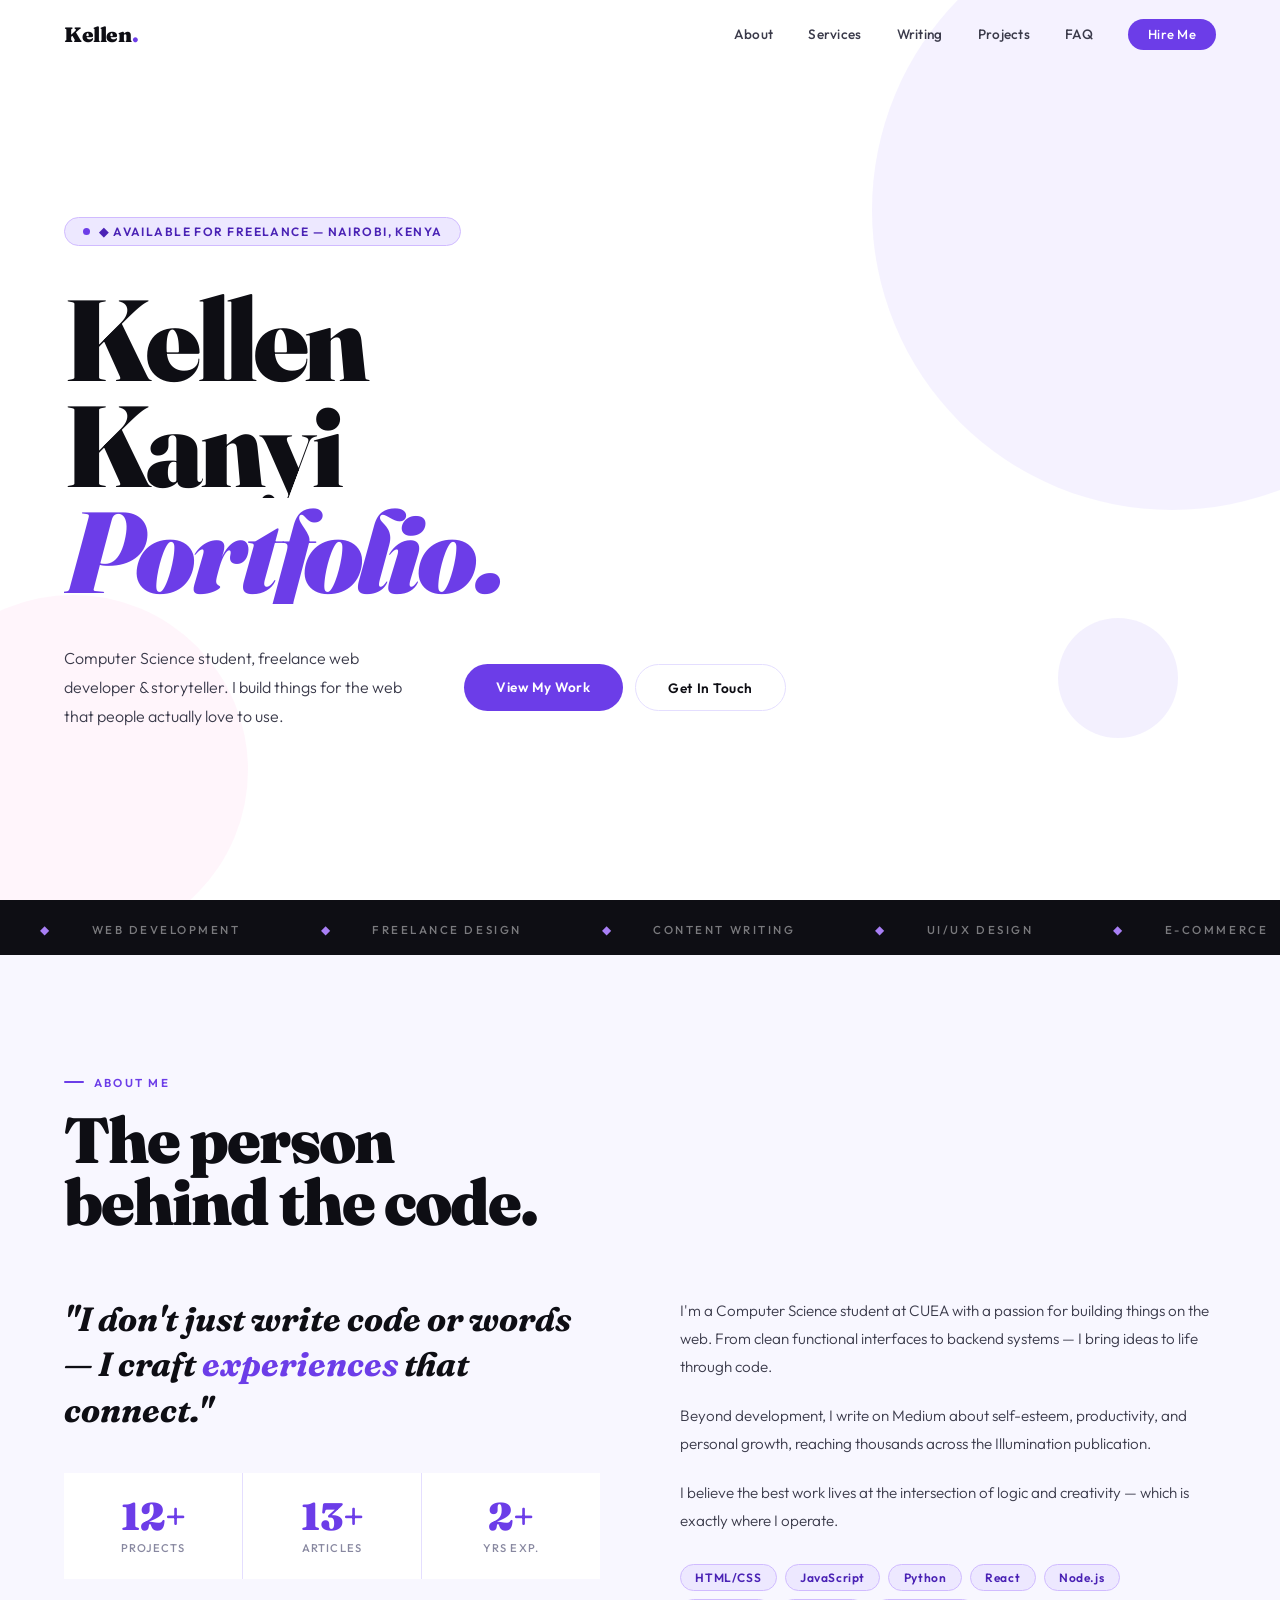
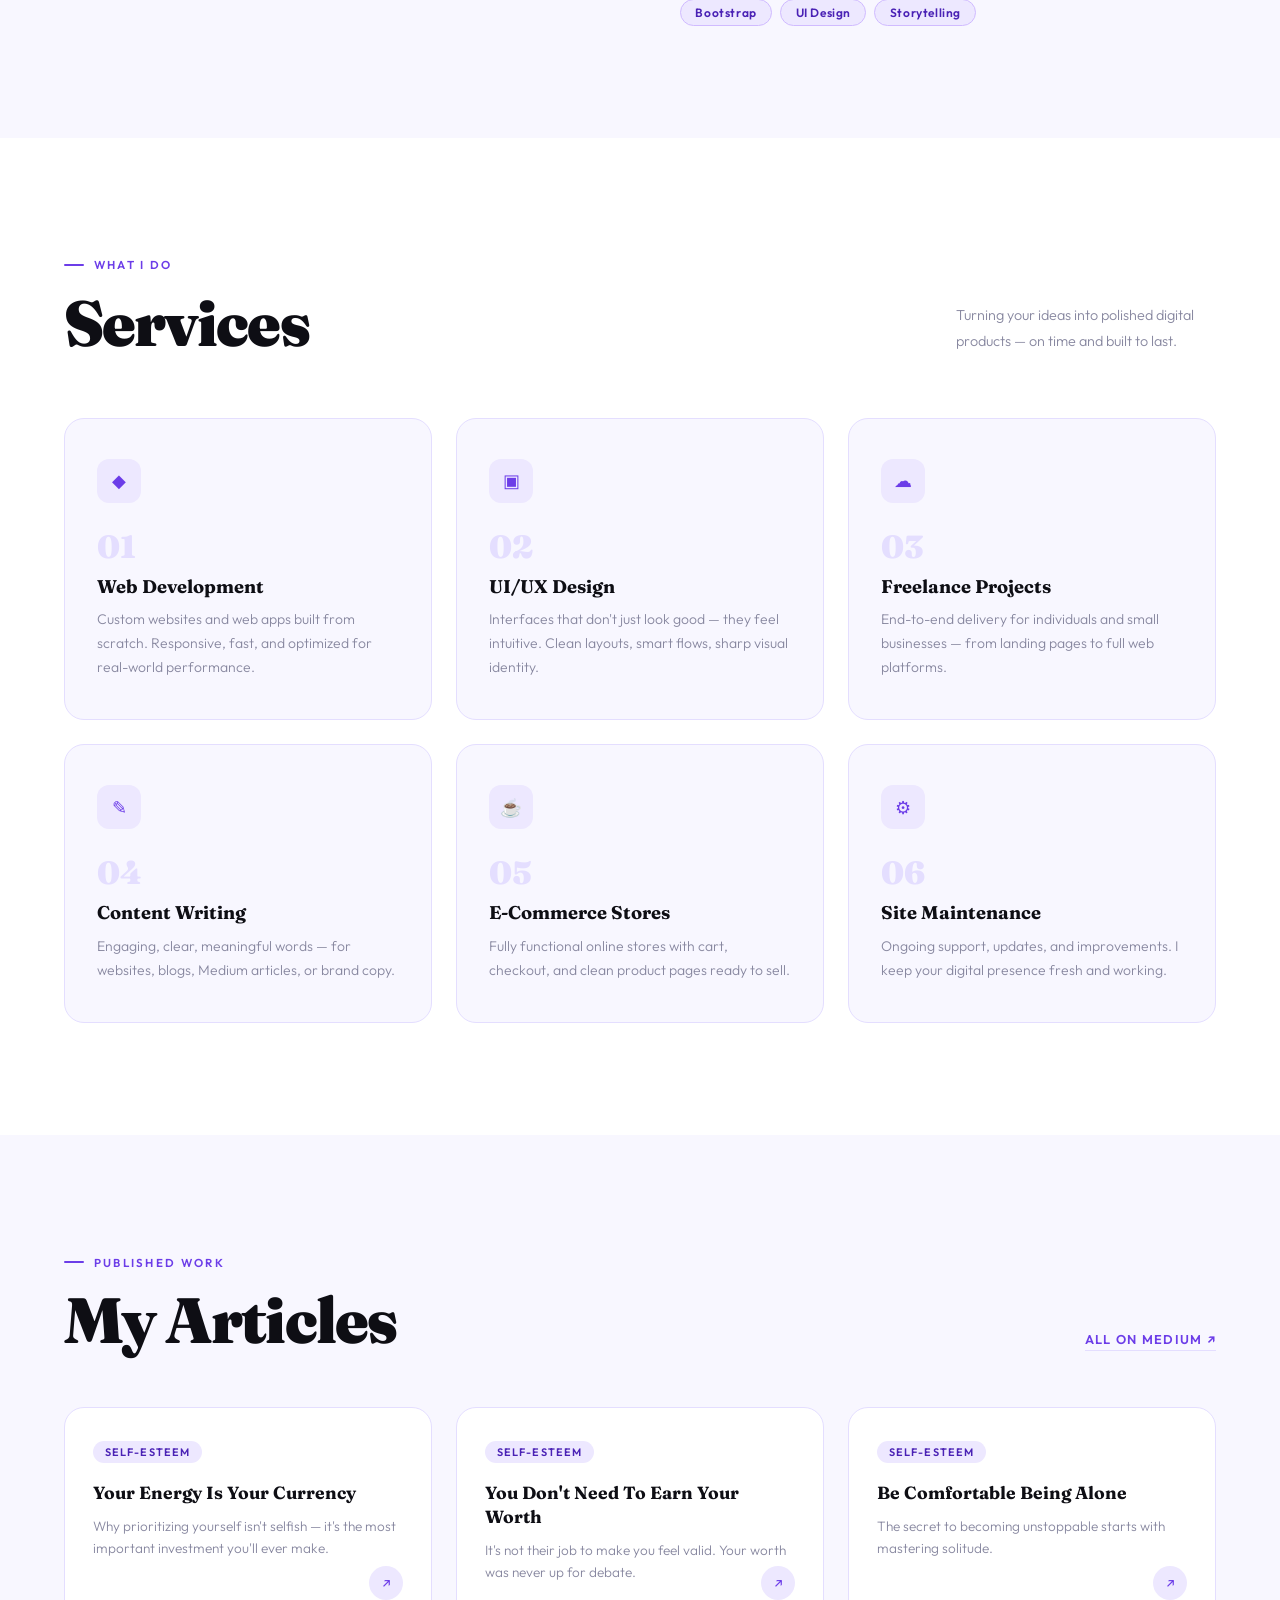
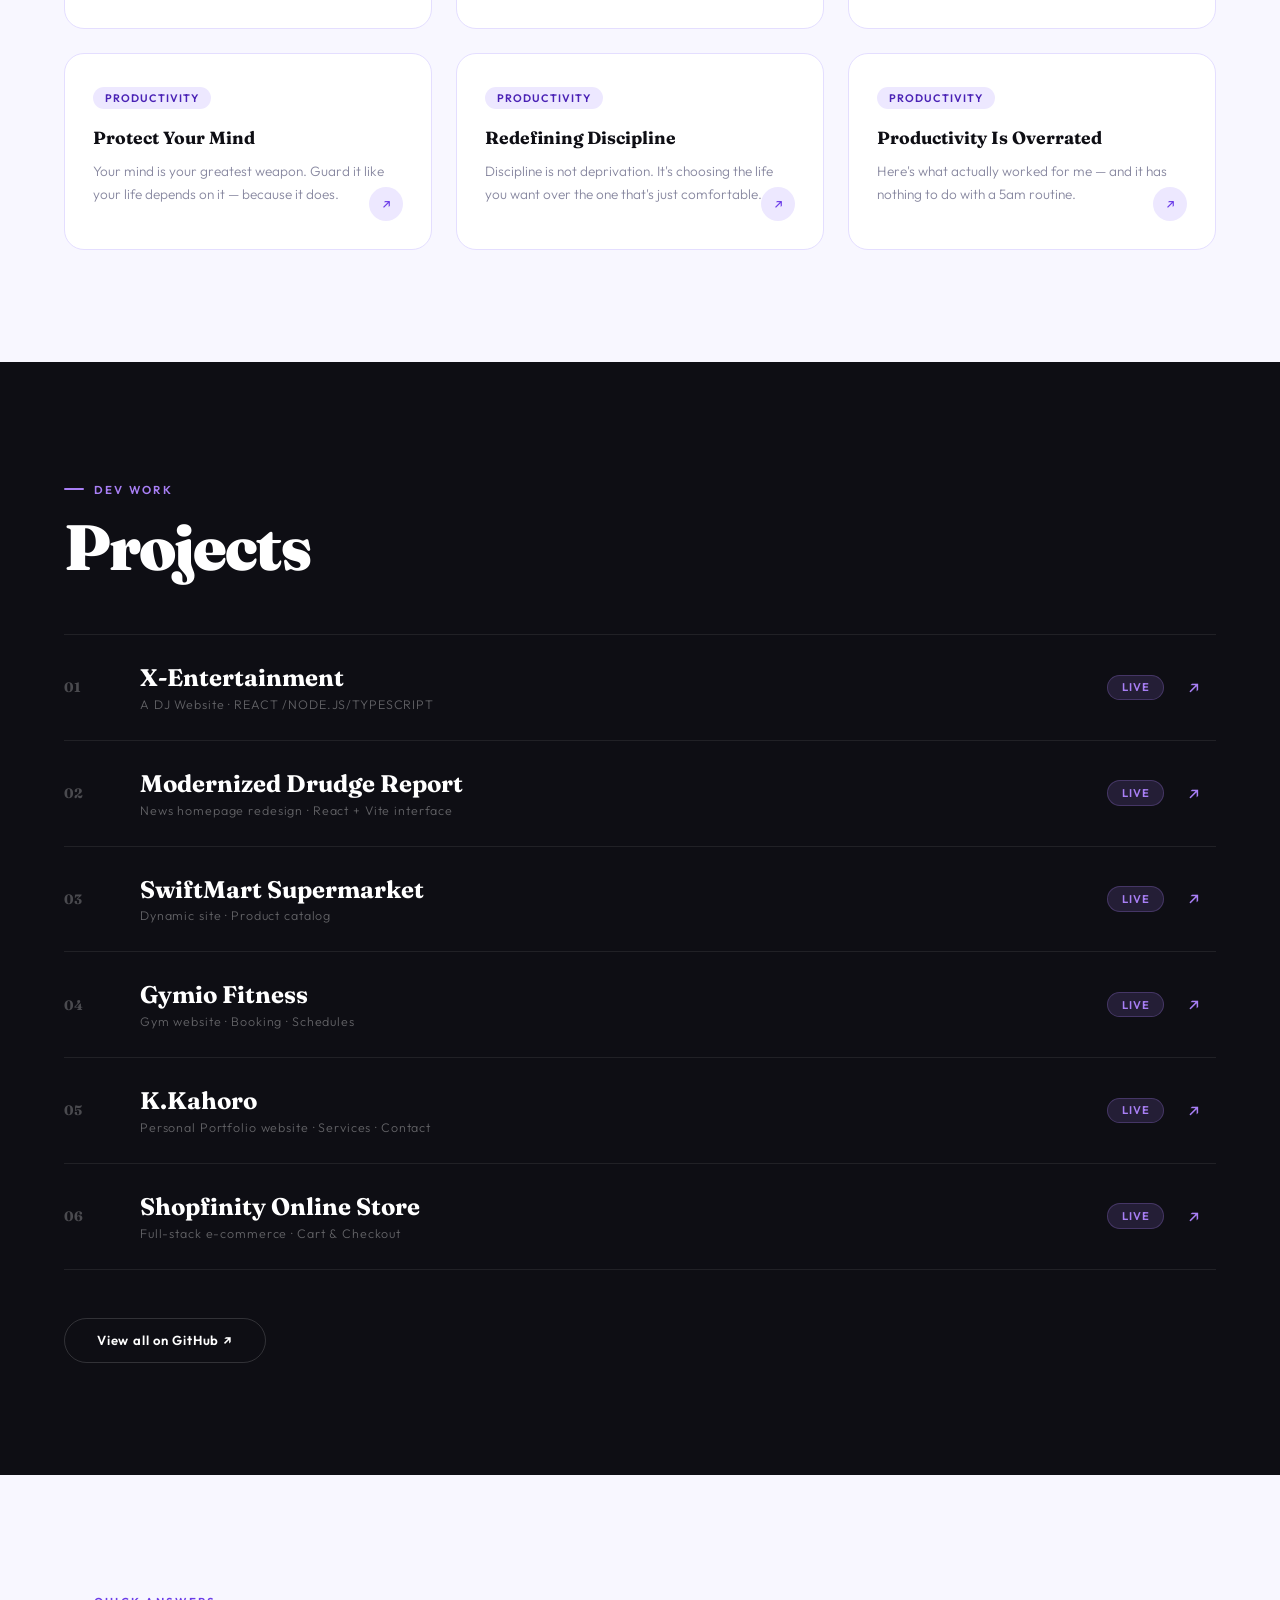
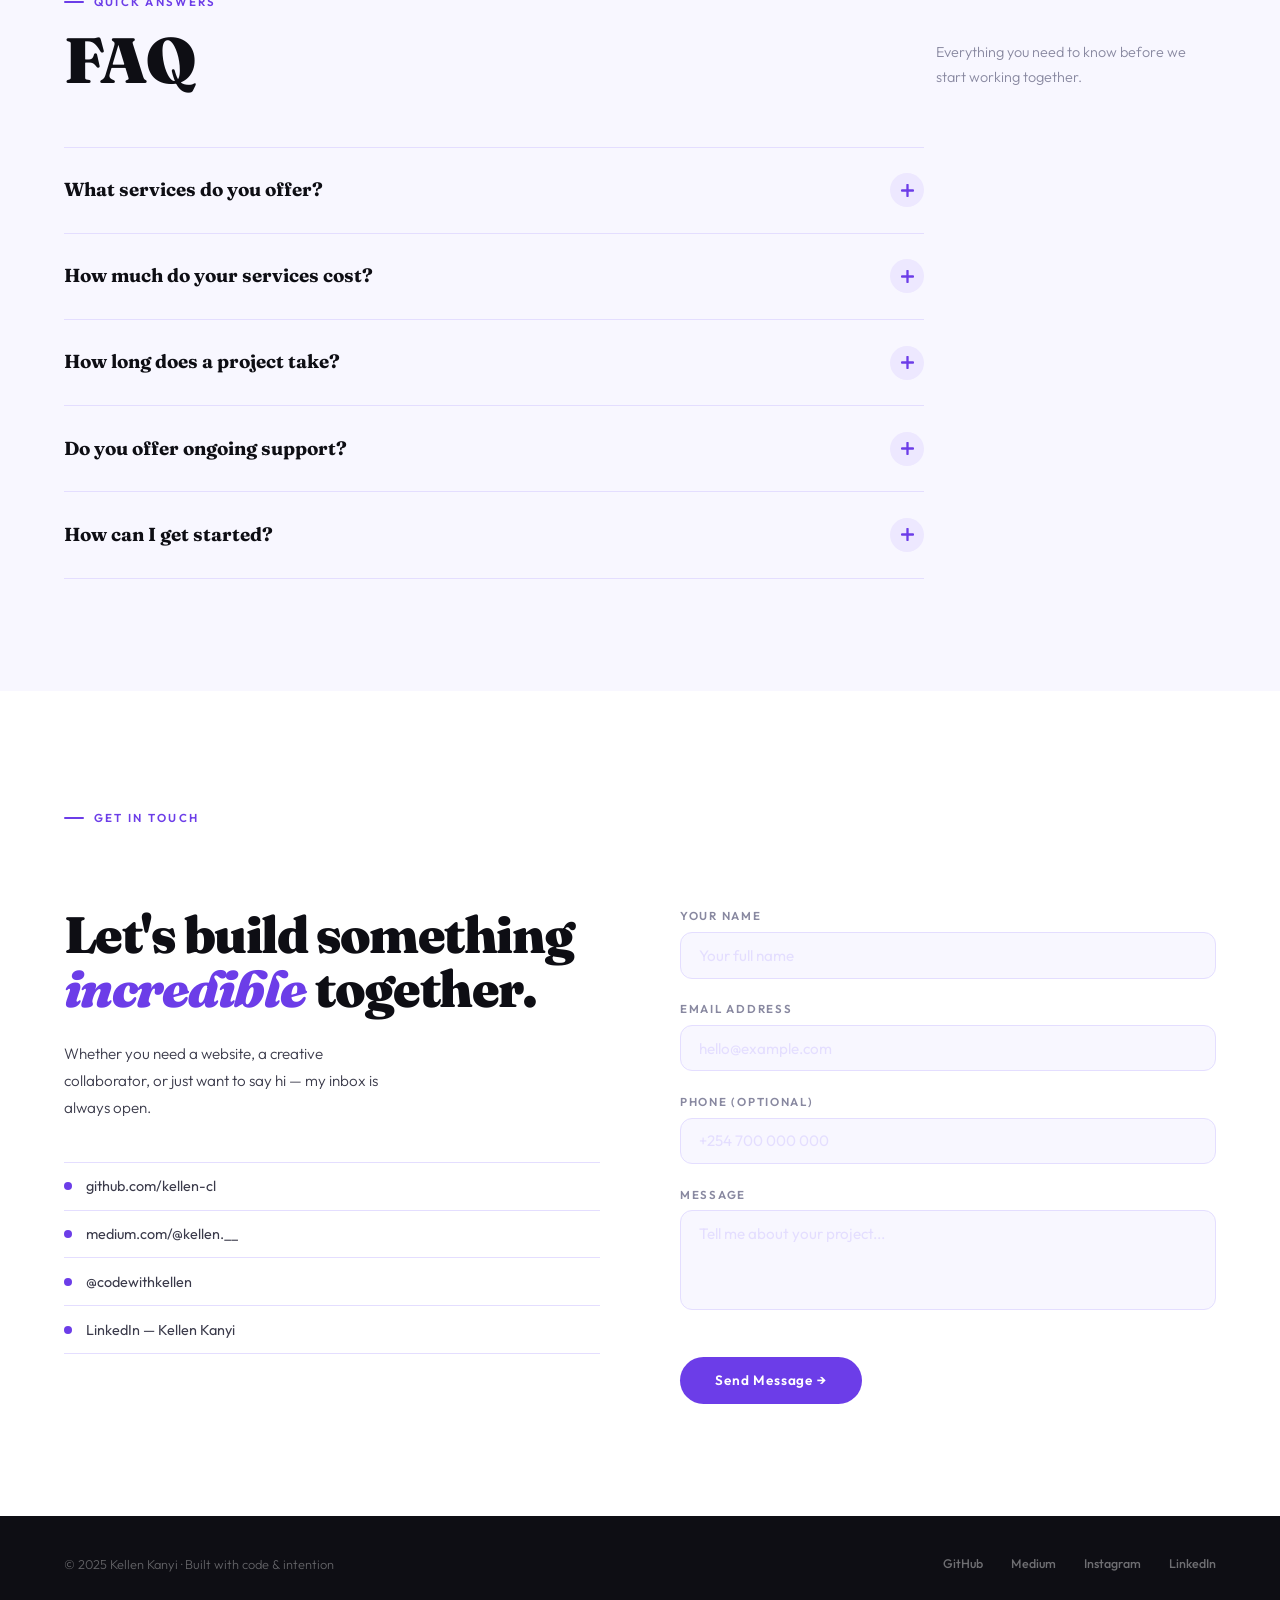
<file: index.html>
<!DOCTYPE html>
<html lang="en">
<head>
<meta charset="UTF-8">
<meta name="viewport" content="width=device-width, initial-scale=1.0">
<title>Kellen Kanyi</title>
<link href="https://fonts.googleapis.com/css2?family=Fraunces:ital,wght@0,700;0,900;1,700&family=Outfit:wght@300;400;500;600&display=swap" rel="stylesheet">
<style>
*{margin:0;padding:0;box-sizing:border-box}
:root{
  --white:#ffffff;--off:#f8f7ff;--off2:#f0eeff;
  --ink:#0e0e14;--ink2:#3a3a4a;--ink3:#8888a0;
  --p:#6c3de8;--p-dark:#4a22b5;--p-light:#ede8ff;--p-mid:#a87ff5;
  --border:#e4deff;
}
html{scroll-behavior:smooth}
body{background:var(--white);color:var(--ink);font-family:'Outfit',sans-serif;overflow-x:hidden}
::-webkit-scrollbar{width:3px}
::-webkit-scrollbar-track{background:var(--off)}
::-webkit-scrollbar-thumb{background:var(--p)}

/* NAV */
nav{position:fixed;top:0;left:0;right:0;z-index:200;padding:1.2rem 5vw;display:flex;justify-content:space-between;align-items:center;transition:all .35s}
nav.scrolled{background:rgba(255,255,255,.94);backdrop-filter:blur(18px);border-bottom:1px solid var(--border);padding:.9rem 5vw}
.nav-logo{font-family:'Fraunces',serif;font-weight:900;font-size:1.3rem;color:var(--ink);text-decoration:none;letter-spacing:-.02em}
.nav-logo span{color:var(--p)}
.nav-links{display:flex;gap:2.2rem;align-items:center}
.nav-links a{color:var(--ink2);text-decoration:none;font-size:.85rem;font-weight:500;letter-spacing:.02em;transition:color .2s}
.nav-links a:hover{color:var(--p)}
.nav-cta{background:var(--p)!important;color:#fff!important;padding:.45rem 1.25rem!important;font-size:.82rem!important}
.nav-cta:hover{background:var(--p-dark)!important}
.hamburger{display:none;flex-direction:column;gap:5px;cursor:pointer;padding:4px}
.hamburger span{display:block;width:22px;height:2px;background:var(--ink);border-radius:2px;transition:all .3s}
.mob-menu{display:none;position:fixed;top:64px;left:0;right:0;bottom:0;background:#fff;z-index:190;padding:3rem 5vw;flex-direction:column;gap:0}
.mob-menu.open{display:flex}
.mob-menu a{font-family:'Fraunces',serif;font-size:2.4rem;font-weight:700;color:var(--ink);text-decoration:none;padding:1rem 0;border-bottom:1px solid var(--border);opacity:0;transform:translateY(20px);animation:mobIn .4s forwards}
.mob-menu a:nth-child(1){animation-delay:.05s}
.mob-menu a:nth-child(2){animation-delay:.1s}
.mob-menu a:nth-child(3){animation-delay:.15s}
.mob-menu a:nth-child(4){animation-delay:.2s}
.mob-menu a:nth-child(5){animation-delay:.25s}
.mob-menu a:nth-child(6){animation-delay:.3s}
.mob-menu a:hover{color:var(--p)}
@keyframes mobIn{to{opacity:1;transform:translateY(0)}}

/* HERO */
#hero{min-height:100vh;display:flex;align-items:center;padding:8rem 5vw 5rem;background:var(--white);position:relative;overflow:hidden}
.hero-blob{position:absolute;border-radius:50%;pointer-events:none}
.blob1{width:min(600px,90vw);height:min(600px,90vw);background:var(--p-light);top:-10%;right:-15%;opacity:.55;border-radius:50%}
.blob2{width:min(350px,60vw);height:min(350px,60vw);background:#ffe8f5;bottom:-5%;left:-8%;opacity:.45;border-radius:50%}
.blob3{width:120px;height:120px;background:var(--p);bottom:18%;right:8%;opacity:.08;border-radius:50%}
.hero-inner{position:relative;z-index:2;max-width:800px}
.hero-tag{display:inline-flex;align-items:center;gap:.6rem;background:var(--p-light);color:var(--p-dark);border:1px solid #d0bbff;padding:.38rem 1.1rem;font-size:.75rem;font-weight:600;letter-spacing:.12em;text-transform:uppercase;border-radius:100px;margin-bottom:2.5rem;opacity:0;animation:fadeUp .7s .15s forwards}
.hero-tag::before{content:'';width:7px;height:7px;border-radius:50%;background:var(--p);animation:blink 1.8s infinite}
@keyframes blink{0%,100%{opacity:1}50%{opacity:.3}}
h1.hero-h{font-family:'Fraunces',serif;font-weight:900;font-size:clamp(3.2rem,9vw,8rem);line-height:.92;letter-spacing:-.04em;color:var(--ink)}
.hero-h .ln{overflow:hidden;display:block}
.hero-h .ln span{display:block;opacity:0;transform:translateY(108%);animation:slideUp .9s cubic-bezier(.16,1,.3,1) forwards}
.hero-h .ln:nth-child(1) span{animation-delay:.25s}
.hero-h .ln:nth-child(2) span{animation-delay:.4s}
.hero-h .ln:nth-child(3) span{animation-delay:.55s;font-style:italic;color:var(--p)}
.hero-row{display:flex;flex-wrap:wrap;gap:2.5rem;align-items:center;margin-top:2.5rem;opacity:0;animation:fadeUp .8s .85s forwards}
.hero-desc{max-width:360px;font-size:1rem;line-height:1.8;color:var(--ink2);font-weight:300}
.hero-btns{display:flex;flex-wrap:wrap;gap:.8rem}
.btn-primary{background:var(--p);color:#fff;padding:.85rem 2rem;font-family:'Outfit',sans-serif;font-size:.85rem;font-weight:600;letter-spacing:.04em;text-decoration:none;border-radius:100px;transition:background .25s,transform .2s;display:inline-block}
.btn-primary:hover{background:var(--p-dark);transform:translateY(-2px)}
.btn-outline{background:transparent;color:var(--ink);border:1.5px solid var(--border);padding:.85rem 2rem;font-family:'Outfit',sans-serif;font-size:.85rem;font-weight:600;letter-spacing:.04em;text-decoration:none;border-radius:100px;transition:all .25s;display:inline-block}
.btn-outline:hover{border-color:var(--p);color:var(--p)}
@keyframes slideUp{to{opacity:1;transform:translateY(0)}}
@keyframes fadeUp{from{opacity:0;transform:translateY(18px)}to{opacity:1;transform:translateY(0)}}

/* MARQUEE */
.marquee-wrap{padding:1.1rem 0;background:var(--ink);overflow:hidden;white-space:nowrap}
.marquee-track{display:inline-flex;animation:ticker 20s linear infinite}
.m-item{font-size:.72rem;letter-spacing:.22em;text-transform:uppercase;font-weight:500;color:rgba(255,255,255,.45);padding:0 2.5rem}
.m-item .dot{color:var(--p-mid);margin-right:2.5rem}
@keyframes ticker{from{transform:translateX(0)}to{transform:translateX(-50%)}}

/* COMMON */
section{padding:7rem 5vw;position:relative}
.eyebrow{display:inline-flex;align-items:center;gap:.6rem;font-size:.72rem;font-weight:600;letter-spacing:.2em;text-transform:uppercase;color:var(--p);margin-bottom:1.2rem}
.eyebrow::before{content:'';width:20px;height:2px;background:var(--p);border-radius:2px}
.sec-title{font-family:'Fraunces',serif;font-weight:900;font-size:clamp(2.2rem,5vw,4rem);line-height:.97;letter-spacing:-.03em;color:var(--ink)}

/* ABOUT */
#about{background:var(--off)}
.about-wrap{display:grid;grid-template-columns:1fr 1fr;gap:5rem;align-items:start;margin-top:4rem}
.about-quote{font-family:'Fraunces',serif;font-size:clamp(1.4rem,2.8vw,2.1rem);font-style:italic;font-weight:700;line-height:1.35;color:var(--ink);margin-bottom:2.5rem}
.about-quote em{color:var(--p);font-style:italic}
.stats-row{display:grid;grid-template-columns:repeat(3,1fr);gap:1px;background:var(--border)}
.stat-b{background:var(--white);padding:1.5rem 1rem;text-align:center}
.stat-n{font-family:'Fraunces',serif;font-size:2.4rem;font-weight:900;color:var(--p);line-height:1}
.stat-l{font-size:.7rem;letter-spacing:.1em;text-transform:uppercase;color:var(--ink3);margin-top:.35rem;font-weight:500}
.about-body p{color:var(--ink2);line-height:1.85;font-size:.95rem;font-weight:300;margin-bottom:1.3rem}
.skill-chips{display:flex;flex-wrap:wrap;gap:.5rem;margin-top:1.75rem}
.sk{background:var(--p-light);color:var(--p-dark);border:1px solid #d0bbff;padding:.32rem .9rem;font-size:.75rem;font-weight:600;letter-spacing:.05em;border-radius:100px}

/* SERVICES */
#services{background:var(--white)}
.svc-top{display:flex;flex-wrap:wrap;justify-content:space-between;align-items:flex-end;gap:2rem;margin-bottom:4rem}
.svc-note{max-width:260px;color:var(--ink3);font-size:.9rem;line-height:1.75;font-weight:300}
.svc-grid{display:grid;grid-template-columns:repeat(3,1fr);gap:1.5rem}
.svc-card{background:var(--off);border:1px solid var(--border);padding:2.5rem 2rem;border-radius:20px;position:relative;overflow:hidden;transition:all .35s cubic-bezier(.16,1,.3,1)}
.svc-card:hover{background:var(--p);border-color:var(--p);transform:translateY(-6px)}
.svc-card:hover .svc-n{color:rgba(255,255,255,.2)}
.svc-card:hover .svc-name{color:#fff}
.svc-card:hover .svc-desc{color:rgba(255,255,255,.75)}
.svc-card:hover .svc-icon-wrap{background:rgba(255,255,255,.15);color:#fff}
.svc-icon-wrap{width:44px;height:44px;background:var(--p-light);border-radius:12px;display:flex;align-items:center;justify-content:center;font-size:1.1rem;margin-bottom:1.75rem;transition:all .35s;color:var(--p)}
.svc-n{font-family:'Fraunces',serif;font-size:2rem;font-weight:900;color:var(--border);line-height:1;margin-bottom:.75rem;transition:color .35s}
.svc-name{font-family:'Fraunces',serif;font-size:1.15rem;font-weight:700;color:var(--ink);margin-bottom:.65rem;transition:color .35s}
.svc-desc{color:var(--ink3);font-size:.875rem;line-height:1.7;font-weight:300;transition:color .35s}

/* WRITING */
#writing{background:var(--off)}
.writing-top{display:flex;flex-wrap:wrap;justify-content:space-between;align-items:flex-end;gap:1.5rem;margin-bottom:3.5rem}
.med-link{font-size:.8rem;font-weight:600;letter-spacing:.1em;text-transform:uppercase;color:var(--p);text-decoration:none;display:inline-flex;align-items:center;gap:.4rem;border-bottom:1.5px solid var(--border);padding-bottom:.2rem;transition:border-color .2s}
.med-link:hover{border-color:var(--p)}
.art-grid{display:grid;grid-template-columns:repeat(3,1fr);gap:1.5rem}
.art-card{background:var(--white);border:1px solid var(--border);border-radius:20px;padding:2rem 1.75rem 2.75rem;position:relative;text-decoration:none;color:inherit;display:block;transition:all .35s cubic-bezier(.16,1,.3,1)}
.art-card:hover{border-color:var(--p);transform:translateY(-5px);box-shadow:0 16px 40px rgba(108,61,232,.1)}
.art-cat{display:inline-block;background:var(--p-light);color:var(--p-dark);padding:.25rem .75rem;border-radius:100px;font-size:.68rem;font-weight:600;letter-spacing:.1em;text-transform:uppercase;margin-bottom:1.1rem}
.art-title{font-family:'Fraunces',serif;font-size:1.1rem;font-weight:700;line-height:1.35;color:var(--ink);margin-bottom:.65rem}
.art-snip{color:var(--ink3);font-size:.85rem;line-height:1.65;font-weight:300}
.art-arr{position:absolute;bottom:1.75rem;right:1.75rem;width:34px;height:34px;background:var(--p-light);border-radius:50%;display:flex;align-items:center;justify-content:center;color:var(--p);font-size:.85rem;transition:all .3s}
.art-card:hover .art-arr{background:var(--p);color:#fff}

/* PROJECTS */
#projects{background:var(--ink)}
#projects .eyebrow{color:var(--p-mid)}
#projects .eyebrow::before{background:var(--p-mid)}
#projects .sec-title{color:#fff}
.proj-list{margin-top:3.5rem}
.proj-row{display:grid;grid-template-columns:52px 1fr auto 28px;gap:1.5rem;align-items:center;padding:1.75rem 0;border-bottom:1px solid rgba(255,255,255,.08);text-decoration:none;color:inherit;transition:all .25s}
.proj-row:first-child{border-top:1px solid rgba(255,255,255,.08)}
.proj-row:hover{padding-left:.75rem}
.proj-idx{font-family:'Fraunces',serif;font-size:.85rem;color:rgba(255,255,255,.25);font-weight:700}
.proj-name{font-family:'Fraunces',serif;font-size:clamp(1.1rem,2.5vw,1.5rem);font-weight:700;color:#fff;transition:color .25s}
.proj-row:hover .proj-name{color:var(--p-mid)}
.proj-sub{font-size:.78rem;letter-spacing:.07em;color:rgba(255,255,255,.35);margin-top:.3rem;font-weight:300}
.proj-tag{background:rgba(168,127,245,.15);color:var(--p-mid);border:1px solid rgba(168,127,245,.25);padding:.3rem .85rem;font-size:.7rem;font-weight:600;letter-spacing:.08em;text-transform:uppercase;border-radius:100px;white-space:nowrap}
.proj-arr{color:var(--p-mid);font-size:1.1rem;transition:transform .3s}
.proj-row:hover .proj-arr{transform:translate(3px,-3px)}
.proj-gh-btn{display:inline-flex;align-items:center;gap:.65rem;margin-top:3rem;background:transparent;border:1.5px solid rgba(255,255,255,.15);color:#fff;padding:.85rem 2rem;font-family:'Outfit',sans-serif;font-size:.82rem;font-weight:600;letter-spacing:.06em;text-decoration:none;border-radius:100px;transition:all .3s}
.proj-gh-btn:hover{background:var(--p);border-color:var(--p)}

/* FAQ */
#faq{background:var(--off)}
.faq-top{display:flex;flex-wrap:wrap;justify-content:space-between;align-items:flex-end;gap:2rem;margin-bottom:3.5rem}
.faq-note{max-width:280px;color:var(--ink3);font-size:.9rem;line-height:1.75;font-weight:300}
.faq-list{max-width:860px}
.faq-item{border-top:1px solid var(--border)}
.faq-item:last-child{border-bottom:1px solid var(--border)}
.faq-btn{width:100%;background:none;border:none;display:flex;justify-content:space-between;align-items:center;gap:1.5rem;padding:1.6rem 0;cursor:pointer;text-align:left;font-family:'Fraunces',serif;font-size:clamp(1rem,2vw,1.18rem);font-weight:700;color:var(--ink);transition:color .25s;line-height:1.3}
.faq-btn:hover{color:var(--p)}
.faq-icon{flex-shrink:0;width:34px;height:34px;border-radius:50%;background:var(--p-light);display:flex;align-items:center;justify-content:center;transition:background .35s,transform .45s cubic-bezier(.16,1,.3,1)}
.faq-icon svg{width:13px;height:13px;stroke:var(--p);stroke-width:2.5;fill:none;stroke-linecap:round;stroke-linejoin:round;transition:stroke .35s}
.faq-item.open .faq-btn{color:var(--p)}
.faq-item.open .faq-icon{background:var(--p);transform:rotate(45deg)}
.faq-item.open .faq-icon svg{stroke:#fff}
.faq-body{display:grid;grid-template-rows:0fr;transition:grid-template-rows .44s cubic-bezier(.16,1,.3,1)}
.faq-item.open .faq-body{grid-template-rows:1fr}
.faq-inner{overflow:hidden}
.faq-inner p{color:var(--ink2);font-size:.95rem;line-height:1.85;font-weight:300;max-width:680px;padding-bottom:0;transition:padding-bottom .44s cubic-bezier(.16,1,.3,1)}
.faq-item.open .faq-inner p{padding-bottom:1.75rem}

/* CONTACT */
#contact{background:var(--white)}
.contact-wrap{display:grid;grid-template-columns:1fr 1fr;gap:5rem;margin-top:4rem;align-items:start}
.contact-big{font-family:'Fraunces',serif;font-size:clamp(1.8rem,4vw,3.2rem);font-weight:900;line-height:1.05;letter-spacing:-.03em;color:var(--ink);margin-bottom:1.5rem}
.contact-big em{color:var(--p);font-style:italic}
.contact-sub{color:var(--ink2);font-size:.95rem;line-height:1.8;font-weight:300;margin-bottom:2.5rem;max-width:320px}
.c-links{border-top:1px solid var(--border)}
.c-link{display:flex;align-items:center;gap:.9rem;padding:.9rem 0;border-bottom:1px solid var(--border);color:var(--ink2);text-decoration:none;font-size:.9rem;font-weight:400;transition:color .2s}
.c-link:hover{color:var(--p)}
.c-dot{width:8px;height:8px;border-radius:50%;background:var(--p);flex-shrink:0}
.f-group{margin-bottom:1.4rem}
.f-label{display:block;font-size:.72rem;font-weight:600;letter-spacing:.15em;text-transform:uppercase;color:var(--ink3);margin-bottom:.55rem}
.f-input{width:100%;background:var(--off);border:1.5px solid var(--border);border-radius:12px;padding:.8rem 1.1rem;color:var(--ink);font-family:'Outfit',sans-serif;font-size:.95rem;font-weight:400;outline:none;transition:border-color .25s}
.f-input:focus{border-color:var(--p)}
.f-input::placeholder{color:var(--border)}
textarea.f-input{resize:none;height:100px}
.btn-send{background:var(--p);color:#fff;font-family:'Outfit',sans-serif;font-weight:600;font-size:.85rem;letter-spacing:.06em;padding:.9rem 2.2rem;border:none;border-radius:100px;cursor:pointer;margin-top:1.25rem;transition:background .25s,transform .2s}
.btn-send:hover{background:var(--p-dark);transform:translateY(-2px)}

/* FOOTER */
footer{background:var(--ink);padding:2.5rem 5vw;display:flex;flex-wrap:wrap;justify-content:space-between;align-items:center;gap:1.5rem}
.foot-copy{color:rgba(255,255,255,.35);font-size:.8rem;font-weight:300}
.foot-links{display:flex;flex-wrap:wrap;gap:1.75rem}
.foot-links a{color:rgba(255,255,255,.4);text-decoration:none;font-size:.78rem;font-weight:500;transition:color .2s}
.foot-links a:hover{color:var(--p-mid)}

/* REVEAL */
.reveal{opacity:0;transform:translateY(32px);transition:opacity .9s cubic-bezier(.16,1,.3,1),transform .9s cubic-bezier(.16,1,.3,1)}
.reveal.vis{opacity:1;transform:translateY(0)}
.d1{transition-delay:.1s}.d2{transition-delay:.2s}.d3{transition-delay:.3s}

/* LOADER */
#loader{position:fixed;inset:0;background:var(--white);z-index:9999;display:flex;flex-direction:column;align-items:center;justify-content:center;gap:2rem;transition:opacity .7s .95s,visibility .7s .95s}
#loader.done{opacity:0;visibility:hidden;pointer-events:none}
.l-logo{font-family:'Fraunces',serif;font-size:1.6rem;font-weight:900;color:var(--ink);letter-spacing:-.03em}
.l-logo span{color:var(--p)}
.l-track{width:160px;height:2px;background:var(--border);border-radius:2px;overflow:hidden}
.l-bar{height:100%;width:0;background:var(--p);border-radius:2px;animation:lbar 1.1s cubic-bezier(.16,1,.3,1) .1s forwards}
@keyframes lbar{to{width:100%}}

/* RESPONSIVE */
@media(max-width:768px){
  .nav-links{display:none}
  .hamburger{display:flex}
  #hero{padding:7rem 5vw 4rem}
  .hero-row{flex-direction:column;align-items:flex-start;gap:2rem}
  .blob1{width:70vw;height:70vw;right:-20%}
  .about-wrap{grid-template-columns:1fr;gap:3rem}
  .svc-grid{grid-template-columns:1fr}
  .art-grid{grid-template-columns:1fr}
  .proj-row{grid-template-columns:40px 1fr 24px;gap:1rem}
  .proj-tag{display:none}
  .contact-wrap{grid-template-columns:1fr;gap:3.5rem}
  footer{flex-direction:column;text-align:center}
  section{padding:4.5rem 5vw}
  .faq-top{flex-direction:column;gap:1rem}
}
@media(min-width:769px) and (max-width:1060px){
  .svc-grid{grid-template-columns:1fr 1fr}
  .art-grid{grid-template-columns:1fr 1fr}
  .proj-row{grid-template-columns:44px 1fr auto 24px}
}
</style>
</head>
<body>

<div id="loader">
  <div class="l-logo">Kellen <span>Kanyi</span></div>
  <div class="l-track"><div class="l-bar"></div></div>
</div>

<nav id="nav">
  <a class="nav-logo" href="#">Kellen<span>.</span></a>
  <div class="nav-links">
    <a href="#about">About</a>
    <a href="#services">Services</a>
    <a href="#writing">Writing</a>
    <a href="#projects">Projects</a>
    <a href="#faq">FAQ</a>
    <a href="#contact" class="nav-cta btn-primary" style="padding:.45rem 1.25rem;font-size:.82rem;border-radius:100px">Hire Me</a>
  </div>
  <div class="hamburger" id="hbg" onclick="toggleMob()">
    <span id="h1"></span><span id="h2"></span><span id="h3"></span>
  </div>
</nav>

<div class="mob-menu" id="mobMenu">
  <a href="#about" onclick="closeMob()">About</a>
  <a href="#services" onclick="closeMob()">Services</a>
  <a href="#writing" onclick="closeMob()">Writing</a>
  <a href="#projects" onclick="closeMob()">Projects</a>
  <a href="#faq" onclick="closeMob()">FAQ</a>
  <a href="#contact" onclick="closeMob()">Contact</a>
</div>

<!-- HERO -->
<section id="hero">
  <div class="hero-blob blob1"></div>
  <div class="hero-blob blob2"></div>
  <div class="hero-blob blob3"></div>
  <div class="hero-inner">
    <div class="hero-tag">&#9670; Available for freelance &mdash; Nairobi, Kenya</div>
    <h1 class="hero-h">
      <span class="ln"><span>Kellen</span></span>
      <span class="ln"><span>Kanyi</span></span>
      <span class="ln"><span>Portfolio.</span></span>
    </h1>
    <div class="hero-row">
      <p class="hero-desc">Computer Science student, freelance web developer &amp; storyteller. I build things for the web that people actually love to use.</p>
      <div class="hero-btns">
        <a class="btn-primary" href="#projects">View My Work</a>
        <a class="btn-outline" href="#contact">Get In Touch</a>
      </div>
    </div>
  </div>
</section>

<!-- TICKER -->
<div class="marquee-wrap">
  <div class="marquee-track">
    <span class="m-item"><span class="dot">&#9670;</span>Web Development</span>
    <span class="m-item"><span class="dot">&#9670;</span>Freelance Design</span>
    <span class="m-item"><span class="dot">&#9670;</span>Content Writing</span>
    <span class="m-item"><span class="dot">&#9670;</span>UI/UX Design</span>
    <span class="m-item"><span class="dot">&#9670;</span>E-Commerce</span>
    <span class="m-item"><span class="dot">&#9670;</span>Brand Identity</span>
    <span class="m-item"><span class="dot">&#9670;</span>Web Development</span>
    <span class="m-item"><span class="dot">&#9670;</span>Freelance Design</span>
    <span class="m-item"><span class="dot">&#9670;</span>Content Writing</span>
    <span class="m-item"><span class="dot">&#9670;</span>UI/UX Design</span>
    <span class="m-item"><span class="dot">&#9670;</span>E-Commerce</span>
    <span class="m-item"><span class="dot">&#9670;</span>Brand Identity</span>
  </div>
</div>

<!-- ABOUT -->
<section id="about">
  <div class="reveal"><div class="eyebrow">About Me</div><h2 class="sec-title">The person<br>behind the code.</h2></div>
  <div class="about-wrap">
    <div class="reveal d1">
      <p class="about-quote">"I don't just write code or words &mdash; I craft <em>experiences</em> that connect."</p>
      <div class="stats-row">
        <div class="stat-b"><div class="stat-n" data-count="12">0</div><div class="stat-l">Projects</div></div>
        <div class="stat-b"><div class="stat-n" data-count="30">0</div><div class="stat-l">Articles</div></div>
        <div class="stat-b"><div class="stat-n" data-count="2">0</div><div class="stat-l">Yrs Exp.</div></div>
      </div>
    </div>
    <div class="reveal d2">
      <div class="about-body">
        <p>I'm a Computer Science student at CUEA with a passion for building things on the web. From clean functional interfaces to backend systems &mdash; I bring ideas to life through code.</p>
        <p>Beyond development, I write on Medium about self-esteem, productivity, and personal growth, reaching thousands across the Illumination publication.</p>
        <p>I believe the best work lives at the intersection of logic and creativity &mdash; which is exactly where I operate.</p>
      </div>
      <div class="skill-chips">
        <div class="sk">HTML/CSS</div>
        <div class="sk">JavaScript</div>
        <div class="sk">Python</div>
        <div class="sk">React</div>
        <div class="sk">Node.js</div>
        <div class="sk">Bootstrap</div>
        <div class="sk">UI Design</div>
        <div class="sk">Storytelling</div>
      </div>
    </div>
  </div>
</section>

<!-- SERVICES -->
<section id="services">
  <div class="svc-top reveal">
    <div><div class="eyebrow">What I Do</div><h2 class="sec-title">Services</h2></div>
    <p class="svc-note">Turning your ideas into polished digital products &mdash; on time and built to last.</p>
  </div>
  <div class="svc-grid reveal d1">
    <div class="svc-card">
      <div class="svc-icon-wrap">&#9670;</div>
      <div class="svc-n">01</div>
      <div class="svc-name">Web Development</div>
      <div class="svc-desc">Custom websites and web apps built from scratch. Responsive, fast, and optimized for real-world performance.</div>
    </div>
    <div class="svc-card">
      <div class="svc-icon-wrap">&#9635;</div>
      <div class="svc-n">02</div>
      <div class="svc-name">UI/UX Design</div>
      <div class="svc-desc">Interfaces that don't just look good &mdash; they feel intuitive. Clean layouts, smart flows, sharp visual identity.</div>
    </div>
    <div class="svc-card">
      <div class="svc-icon-wrap">&#9729;</div>
      <div class="svc-n">03</div>
      <div class="svc-name">Freelance Projects</div>
      <div class="svc-desc">End-to-end delivery for individuals and small businesses &mdash; from landing pages to full web platforms.</div>
    </div>
    <div class="svc-card">
      <div class="svc-icon-wrap">&#9998;</div>
      <div class="svc-n">04</div>
      <div class="svc-name">Content Writing</div>
      <div class="svc-desc">Engaging, clear, meaningful words &mdash; for websites, blogs, Medium articles, or brand copy.</div>
    </div>
    <div class="svc-card">
      <div class="svc-icon-wrap">&#9749;</div>
      <div class="svc-n">05</div>
      <div class="svc-name">E-Commerce Stores</div>
      <div class="svc-desc">Fully functional online stores with cart, checkout, and clean product pages ready to sell.</div>
    </div>
    <div class="svc-card">
      <div class="svc-icon-wrap">&#9881;</div>
      <div class="svc-n">06</div>
      <div class="svc-name">Site Maintenance</div>
      <div class="svc-desc">Ongoing support, updates, and improvements. I keep your digital presence fresh and working.</div>
    </div>
  </div>
</section>

<!-- WRITING -->
<section id="writing">
  <div class="writing-top reveal">
    <div><div class="eyebrow">Published Work</div><h2 class="sec-title">My Articles</h2></div>
    <a class="med-link" href="https://medium.com/@kellen.__" target="_blank">All on Medium &#8599;</a>
  </div>
  <div class="art-grid">
    <a class="art-card reveal" href="https://medium.com/illumination/your-energy-is-currency-6d61b9c613b5" target="_blank">
      <div class="art-cat">Self-Esteem</div>
      <div class="art-title">Your Energy Is Your Currency</div>
      <div class="art-snip">Why prioritizing yourself isn't selfish &mdash; it's the most important investment you'll ever make.</div>
      <div class="art-arr">&#8599;</div>
    </a>
    <a class="art-card reveal d1" href="https://medium.com/illumination/you-dont-need-to-earn-your-worth-0fbac6925e66" target="_blank">
      <div class="art-cat">Self-Esteem</div>
      <div class="art-title">You Don't Need To Earn Your Worth</div>
      <div class="art-snip">It's not their job to make you feel valid. Your worth was never up for debate.</div>
      <div class="art-arr">&#8599;</div>
    </a>
    <a class="art-card reveal d2" href="https://medium.com/illumination/be-comfortable-being-alone-8b3b70ee0b7d" target="_blank">
      <div class="art-cat">Self-Esteem</div>
      <div class="art-title">Be Comfortable Being Alone</div>
      <div class="art-snip">The secret to becoming unstoppable starts with mastering solitude.</div>
      <div class="art-arr">&#8599;</div>
    </a>
    <a class="art-card reveal" href="https://medium.com/illumination/protect-your-mind-67663664c3f1" target="_blank">
      <div class="art-cat">Productivity</div>
      <div class="art-title">Protect Your Mind</div>
      <div class="art-snip">Your mind is your greatest weapon. Guard it like your life depends on it &mdash; because it does.</div>
      <div class="art-arr">&#8599;</div>
    </a>
    <a class="art-card reveal d1" href="https://medium.com/illumination/redefining-discipline-827eb9c4efe4" target="_blank">
      <div class="art-cat">Productivity</div>
      <div class="art-title">Redefining Discipline</div>
      <div class="art-snip">Discipline is not deprivation. It's choosing the life you want over the one that's just comfortable.</div>
      <div class="art-arr">&#8599;</div>
    </a>
    <a class="art-card reveal d2" href="https://medium.com/illumination/productivity-is-overrated-4da36340d0b5" target="_blank">
      <div class="art-cat">Productivity</div>
      <div class="art-title">Productivity Is Overrated</div>
      <div class="art-snip">Here's what actually worked for me &mdash; and it has nothing to do with a 5am routine.</div>
      <div class="art-arr">&#8599;</div>
    </a>
  </div>
</section>

<!-- PROJECTS -->
<section id="projects">
  <div class="reveal"><div class="eyebrow">Dev Work</div><h2 class="sec-title">Projects</h2></div>
  <div class="proj-list">
    <a class="proj-row reveal d1" href="https://x-entertainment.vercel.app" target="_blank">
      <div class="proj-idx">01</div>
      <div><div class="proj-name">X-Entertainment</div><div class="proj-sub">A DJ Website &middot; REACT /NODE.JS/TYPESCRIPT </div></div>
      <div class="proj-tag">Live</div>
      <div class="proj-arr">&#8599;</div>
    </a>
    <a class="proj-row reveal" href="https://drudge-8mbg.vercel.app/" target="_blank">
  <div class="proj-idx">02</div>
  <div>
    <div class="proj-name">Modernized Drudge Report</div>
    <div class="proj-sub">News homepage redesign &middot; React + Vite interface </div>
  </div>
  <div class="proj-tag">Live</div>
  <div class="proj-arr">&#8599;</div>
</a>
    <a class="proj-row reveal d2" href="https://kellen-cl.github.io/swiftmart/" target="_blank">
      <div class="proj-idx">03</div>
      <div><div class="proj-name">SwiftMart Supermarket</div><div class="proj-sub">Dynamic site &middot; Product catalog</div></div>
      <div class="proj-tag">Live</div>
      <div class="proj-arr">&#8599;</div>
    </a>
    <a class="proj-row reveal d1" href="https://kellen-cl.github.io/gymio/" target="_blank">
      <div class="proj-idx">04</div>
      <div><div class="proj-name">Gymio Fitness</div><div class="proj-sub">Gym website &middot; Booking &middot; Schedules</div></div>
      <div class="proj-tag">Live</div>
      <div class="proj-arr">&#8599;</div>
    </a>
    <a class="proj-row reveal d1" href="https://kellen-cl.github.io/Kahoro/" target="_blank">
      <div class="proj-idx">05</div>
      <div><div class="proj-name">K.Kahoro</div><div class="proj-sub">Personal Portfolio website &middot; Services &middot; Contact</div></div>
      <div class="proj-tag">Live</div>
      <div class="proj-arr">&#8599;</div>
    </a>
    <a class="proj-row reveal" href="https://shopfinity-m47x.onrender.com/" target="_blank">
      <div class="proj-idx">06</div>
      <div><div class="proj-name">Shopfinity Online Store</div><div class="proj-sub">Full-stack e-commerce &middot; Cart &amp; Checkout</div></div>
      <div class="proj-tag">Live</div>
      <div class="proj-arr">&#8599;</div>
    </a>
  </div>
  <a class="proj-gh-btn reveal" href="https://github.com/kellen-cl" target="_blank">View all on GitHub &#8599;</a>
</section>

<!-- FAQ -->
<section id="faq">
  <div class="faq-top reveal">
    <div>
      <div class="eyebrow">Quick Answers</div>
      <h2 class="sec-title">FAQ</h2>
    </div>
    <p class="faq-note">Everything you need to know before we start working together.</p>
  </div>

  <div class="faq-list reveal d1">

    <div class="faq-item">
      <button class="faq-btn" aria-expanded="false">
        What services do you offer?
        <span class="faq-icon" aria-hidden="true">
          <svg viewBox="0 0 14 14"><line x1="7" y1="1" x2="7" y2="13"/><line x1="1" y1="7" x2="13" y2="7"/></svg>
        </span>
      </button>
      <div class="faq-body" role="region">
        <div class="faq-inner">
          <p>I provide full-stack web development, mobile app development, UI/UX design, and API integration. Whether you need a landing page, a complete web platform, or a custom-designed interface, I've got you covered end-to-end.</p>
        </div>
      </div>
    </div>

    <div class="faq-item">
      <button class="faq-btn" aria-expanded="false">
        How much do your services cost?
        <span class="faq-icon" aria-hidden="true">
          <svg viewBox="0 0 14 14"><line x1="7" y1="1" x2="7" y2="13"/><line x1="1" y1="7" x2="13" y2="7"/></svg>
        </span>
      </button>
      <div class="faq-body" role="region">
        <div class="faq-inner">
          <p>Pricing depends on the project scope and complexity. Every project is different, so I don't believe in one-size-fits-all rates. Reach out through the contact form below and I'll put together a custom quote tailored to your needs.</p>
        </div>
      </div>
    </div>

    <div class="faq-item">
      <button class="faq-btn" aria-expanded="false">
        How long does a project take?
        <span class="faq-icon" aria-hidden="true">
          <svg viewBox="0 0 14 14"><line x1="7" y1="1" x2="7" y2="13"/><line x1="1" y1="7" x2="13" y2="7"/></svg>
        </span>
      </button>
      <div class="faq-body" role="region">
        <div class="faq-inner">
          <p>Timelines vary based on the scope and requirements of your project. Most projects take anywhere from a few days to a few weeks. I'll give you a realistic timeline upfront so there are no surprises.</p>
        </div>
      </div>
    </div>

    <div class="faq-item">
      <button class="faq-btn" aria-expanded="false">
        Do you offer ongoing support?
        <span class="faq-icon" aria-hidden="true">
          <svg viewBox="0 0 14 14"><line x1="7" y1="1" x2="7" y2="13"/><line x1="1" y1="7" x2="13" y2="7"/></svg>
        </span>
      </button>
      <div class="faq-body" role="region">
        <div class="faq-inner">
          <p>Yes &mdash; I offer maintenance and support after every project is completed. Whether you need updates, bug fixes, or new features down the line, I'm here to keep your product running smoothly.</p>
        </div>
      </div>
    </div>

    <div class="faq-item">
      <button class="faq-btn" aria-expanded="false">
        How can I get started?
        <span class="faq-icon" aria-hidden="true">
          <svg viewBox="0 0 14 14"><line x1="7" y1="1" x2="7" y2="13"/><line x1="1" y1="7" x2="13" y2="7"/></svg>
        </span>
      </button>
      <div class="faq-body" role="region">
        <div class="faq-inner">
          <p>Simply reach out through the contact form below, send me an email, or connect via any of the social links listed. I'll get back to you as quickly as possible and we can take it from there.</p>
        </div>
      </div>
    </div>

  </div>
</section>

<!-- CONTACT -->
<section id="contact">
  <div class="reveal"><div class="eyebrow">Get In Touch</div></div>
  <div class="contact-wrap">
    <div class="reveal d1">
      <h2 class="contact-big">Let's build something <em>incredible</em> together.</h2>
      <p class="contact-sub">Whether you need a website, a creative collaborator, or just want to say hi &mdash; my inbox is always open.</p>
      <div class="c-links">
        <a class="c-link" href="https://github.com/kellen-cl" target="_blank"><div class="c-dot"></div>github.com/kellen-cl</a>
        <a class="c-link" href="https://medium.com/@kellen.__" target="_blank"><div class="c-dot"></div>medium.com/@kellen.__</a>
        <a class="c-link" href="https://instagram.com/codewithkellen" target="_blank"><div class="c-dot"></div>@codewithkellen</a>
        <a class="c-link" href="https://www.linkedin.com/in/kellen-kanyi-294965356/" target="_blank"><div class="c-dot"></div>LinkedIn &mdash; Kellen Kanyi</a>
      </div>
    </div>
    <div class="reveal d2">
      <form id="contact-form" action="https://formspree.io/f/mzzvlvny" method="POST">
        <div class="f-group"><label class="f-label">Your Name</label><input class="f-input" type="text" name="name" placeholder="Your full name" required></div>
        <div class="f-group"><label class="f-label">Email Address</label><input class="f-input" type="email" name="_replyto" placeholder="hello@example.com" required></div>
        <div class="f-group"><label class="f-label">Phone (optional)</label><input class="f-input" type="tel" name="phone" placeholder="+254 700 000 000"></div>
        <div class="f-group"><label class="f-label">Message</label><textarea class="f-input" name="message" placeholder="Tell me about your project..." required></textarea></div>
        <button type="submit" class="btn-send">Send Message &#8594;</button>
        <p id="form-success" style="display:none;margin-top:1.1rem;color:var(--p);font-weight:600;font-size:.9rem;">&#10003; Thank you! Your message has been sent.</p>
      </form>
    </div>
  </div>
</section>

<footer>
  <div class="foot-copy">&#169; 2025 Kellen Kanyi &middot; Built with code &amp; intention</div>
  <div class="foot-links">
    <a href="https://github.com/kellen-cl" target="_blank">GitHub</a>
    <a href="https://medium.com/@kellen.__" target="_blank">Medium</a>
    <a href="https://instagram.com/codewithkellen" target="_blank">Instagram</a>
    <a href="https://www.linkedin.com/in/kellen-kanyi-294965356/" target="_blank">LinkedIn</a>
  </div>
</footer>

<script>
// Loader
window.addEventListener('load',()=>setTimeout(()=>document.getElementById('loader').classList.add('done'),1300))

// Sticky nav
const nav=document.getElementById('nav')
window.addEventListener('scroll',()=>nav.classList.toggle('scrolled',window.scrollY>60))

// Mobile menu
function toggleMob(){
  const m=document.getElementById('mobMenu'),open=m.classList.toggle('open')
  const h1=document.getElementById('h1'),h2=document.getElementById('h2'),h3=document.getElementById('h3')
  if(open){h1.style.cssText='transform:translateY(7px) rotate(45deg)';h2.style.opacity='0';h3.style.cssText='transform:translateY(-7px) rotate(-45deg)'}
  else{h1.style.cssText='';h2.style.opacity='';h3.style.cssText=''}
}
function closeMob(){
  document.getElementById('mobMenu').classList.remove('open')
  ;['h1','h2','h3'].forEach(id=>document.getElementById(id).style.cssText='')
}

// Scroll reveal
const io=new IntersectionObserver(es=>es.forEach(e=>{if(e.isIntersecting)e.target.classList.add('vis')}),{threshold:.1})
document.querySelectorAll('.reveal').forEach(el=>io.observe(el))

// Counter animation
const co=new IntersectionObserver(es=>es.forEach(e=>{
  if(!e.isIntersecting)return
  const el=e.target,t=+el.dataset.count;let n=0
  const iv=setInterval(()=>{n++;el.textContent=n+'+';if(n>=t)clearInterval(iv)},90)
  co.unobserve(el)
}),{threshold:.5})
document.querySelectorAll('[data-count]').forEach(el=>co.observe(el))

// Contact form
document.getElementById('contact-form').addEventListener('submit', async function(e) {
  e.preventDefault();
  const form = e.target;
  const btn = form.querySelector('.btn-send');
  btn.disabled = true;
  btn.textContent = 'Sending…';
  try {
    const res = await fetch(form.action, {
      method: 'POST',
      body: new FormData(form),
      headers: { 'Accept': 'application/json' }
    });
    if (res.ok) {
      form.reset();
      document.getElementById('form-success').style.display = 'block';
      btn.style.display = 'none';
    } else {
      btn.textContent = 'Send Message →';
      btn.disabled = false;
      alert('Something went wrong. Please try again.');
    }
  } catch {
    btn.textContent = 'Send Message →';
    btn.disabled = false;
    alert('Network error. Please check your connection.');
  }
});

// FAQ accordion
document.querySelectorAll('.faq-btn').forEach(btn => {
  btn.addEventListener('click', () => {
    const item = btn.closest('.faq-item');
    const isOpen = item.classList.contains('open');

    // Close all open items
    document.querySelectorAll('.faq-item.open').forEach(openItem => {
      openItem.classList.remove('open');
      openItem.querySelector('.faq-btn').setAttribute('aria-expanded', 'false');
    });

    // Open clicked item if it was closed
    if (!isOpen) {
      item.classList.add('open');
      btn.setAttribute('aria-expanded', 'true');
    }
  });
});
</script>
</body>
</html>
</file>
